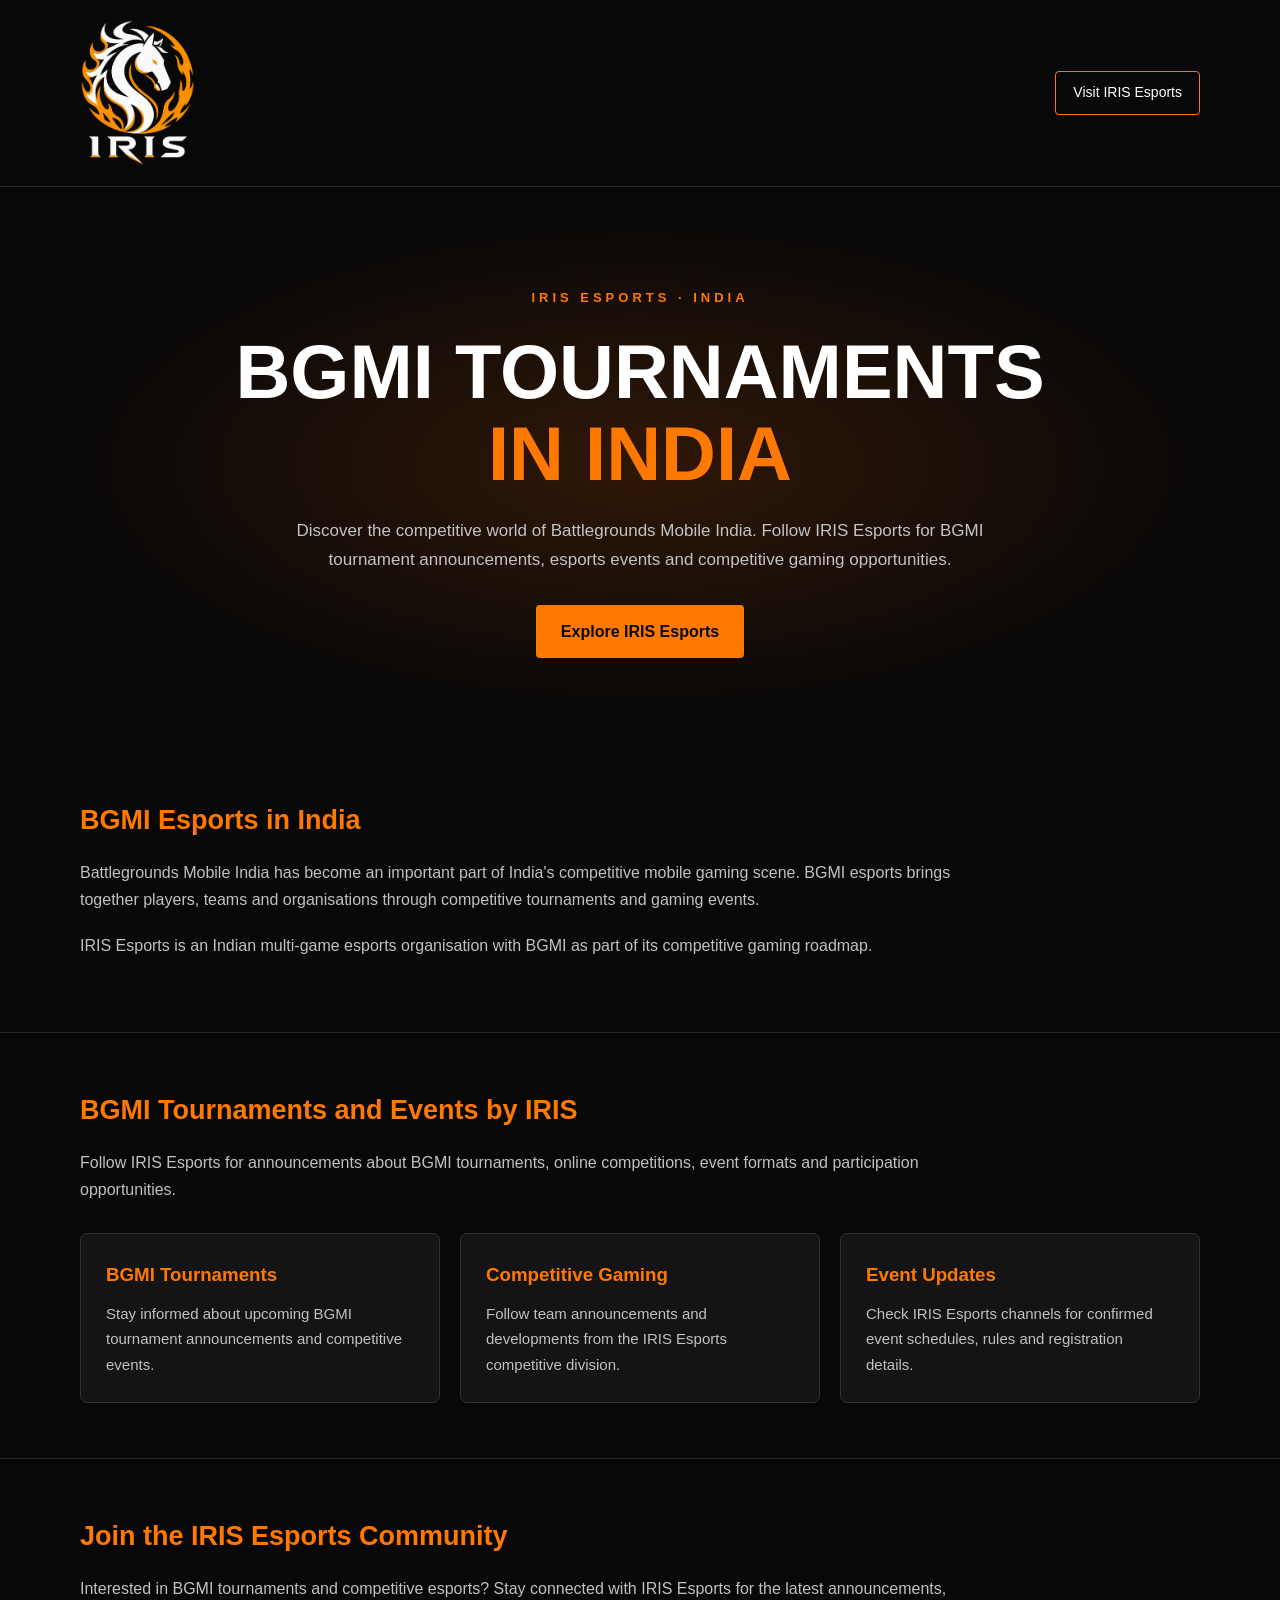
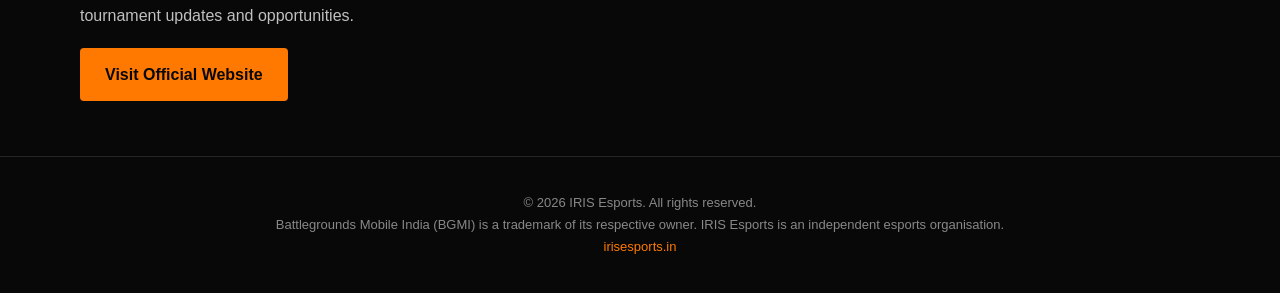
<file: bgmi-tournaments-india/index.html>
<!DOCTYPE html>
<html lang="en-IN">
<head>
  <meta charset="UTF-8">
  <meta name="viewport" content="width=device-width, initial-scale=1">

  <title>BGMI Tournaments in India | IRIS Esports</title>

  <meta name="description" content="Explore BGMI tournaments in India with IRIS Esports. Discover competitive gaming events, tournament announcements and opportunities for BGMI players.">

  <meta name="robots" content="index, follow">

  <link rel="canonical" href="https://irisesports.in/bgmi-tournaments-india/">

  <link rel="icon" href="/IRISFEVICON.png">

  <meta name="theme-color" content="#080808">

  <meta property="og:type" content="website">
  <meta property="og:title" content="BGMI Tournaments in India | IRIS Esports">
  <meta property="og:description" content="Discover BGMI esports tournaments, competitive events and player opportunities with IRIS Esports.">
  <meta property="og:url" content="https://irisesports.in/bgmi-tournaments-india/">
  <meta property="og:image" content="https://irisesports.in/IRISLogoWhiteShade.png">

  <meta name="twitter:card" content="summary">
  <meta name="twitter:title" content="BGMI Tournaments in India | IRIS Esports">
  <meta name="twitter:description" content="Explore BGMI esports tournaments and competitive gaming opportunities with IRIS Esports.">
  <meta name="twitter:image" content="https://irisesports.in/IRISLogoWhiteShade.png">

  <style>
    * {
      box-sizing: border-box;
      margin: 0;
      padding: 0;
    }

    body {
      background: #080808;
      color: #ffffff;
      font-family: Arial, Helvetica, sans-serif;
      line-height: 1.7;
    }

    a {
      color: inherit;
    }

    .container {
      width: min(1120px, 90%);
      margin: auto;
    }

    header {
      border-bottom: 1px solid #292929;
      padding: 20px 0;
    }

    .navigation {
      display: flex;
      justify-content: space-between;
      align-items: center;
      gap: 20px;
    }

    .logo {
      width: 115px;
      height: auto;
      display: block;
    }

    .back-link {
      color: #ffffff;
      text-decoration: none;
      border: 1px solid #ff7900;
      padding: 9px 17px;
      border-radius: 4px;
      font-size: 14px;
    }

    .hero {
      padding: 100px 0 85px;
      text-align: center;
      background:
        radial-gradient(ellipse at center, #301707 0%, #080808 65%);
    }

    .eyebrow {
      color: #ff7900;
      font-weight: bold;
      letter-spacing: 4px;
      font-size: 13px;
      text-transform: uppercase;
    }

    h1 {
      font-size: clamp(38px, 7vw, 76px);
      line-height: 1.08;
      margin: 22px 0;
      text-transform: uppercase;
    }

    h1 span {
      color: #ff7900;
    }

    .hero-description {
      color: #c3c3c3;
      max-width: 720px;
      margin: 0 auto 30px;
      font-size: 17px;
    }

    .button {
      display: inline-block;
      background: #ff7900;
      color: #080808;
      text-decoration: none;
      padding: 13px 25px;
      border-radius: 4px;
      font-weight: bold;
    }

    section.content {
      padding: 55px 0;
      border-bottom: 1px solid #252525;
    }

    h2 {
      color: #ff7900;
      font-size: 27px;
      margin-bottom: 15px;
    }

    .content p {
      color: #c1c1c1;
      max-width: 900px;
      margin-bottom: 18px;
    }

    .info-grid {
      display: grid;
      grid-template-columns: repeat(3, 1fr);
      gap: 20px;
      margin-top: 30px;
    }

    .info-card {
      background: #141414;
      border: 1px solid #303030;
      border-radius: 7px;
      padding: 25px;
    }

    .info-card h3 {
      color: #ff7900;
      margin-bottom: 10px;
    }

    .info-card p {
      margin: 0;
      font-size: 15px;
    }

    footer {
      padding: 35px 0;
      text-align: center;
      color: #888888;
      font-size: 13px;
    }

    footer a {
      color: #ff7900;
      text-decoration: none;
    }

    @media (max-width: 700px) {
      .hero {
        padding: 75px 0 65px;
      }

      .info-grid {
        grid-template-columns: 1fr;
      }

      .navigation {
        flex-wrap: wrap;
      }

      h2 {
        font-size: 23px;
      }
    }
  </style>

  <script type="application/ld+json">
  {
    "@context": "https://schema.org",
    "@type": "WebPage",
    "name": "BGMI Tournaments in India | IRIS Esports",
    "url": "https://irisesports.in/bgmi-tournaments-india/",
    "description": "Explore BGMI tournaments, competitive gaming events and player opportunities with IRIS Esports in India.",
    "publisher": {
      "@type": "Organization",
      "name": "IRIS Esports",
      "url": "https://irisesports.in/"
    }
  }
  </script>
</head>

<body>

  <header>
    <div class="container navigation">
      <a href="/" aria-label="IRIS Esports homepage">
        <img
          class="logo"
          src="/IRISLogoWhiteShade.png"
          alt="IRIS Esports logo">
      </a>

      <a class="back-link" href="/">
        Visit IRIS Esports
      </a>
    </div>
  </header>

  <main>

    <section class="hero">
      <div class="container">

        <div class="eyebrow">IRIS ESPORTS · INDIA</div>

        <h1>
          BGMI Tournaments<br>
          <span>In India</span>
        </h1>

        <p class="hero-description">
          Discover the competitive world of Battlegrounds Mobile India.
          Follow IRIS Esports for BGMI tournament announcements,
          esports events and competitive gaming opportunities.
        </p>

        <a class="button" href="/">
          Explore IRIS Esports
        </a>

      </div>
    </section>

    <section class="content">
      <div class="container">

        <h2>BGMI Esports in India</h2>

        <p>
          Battlegrounds Mobile India has become an important part
          of India's competitive mobile gaming scene. BGMI esports
          brings together players, teams and organisations through
          competitive tournaments and gaming events.
        </p>

        <p>
          IRIS Esports is an Indian multi-game esports organisation
          with BGMI as part of its competitive gaming roadmap.
        </p>

      </div>
    </section>

    <section class="content">
      <div class="container">

        <h2>BGMI Tournaments and Events by IRIS</h2>

        <p>
          Follow IRIS Esports for announcements about BGMI
          tournaments, online competitions, event formats and
          participation opportunities.
        </p>

        <div class="info-grid">

          <article class="info-card">
            <h3>BGMI Tournaments</h3>
            <p>
              Stay informed about upcoming BGMI tournament
              announcements and competitive events.
            </p>
          </article>

          <article class="info-card">
            <h3>Competitive Gaming</h3>
            <p>
              Follow team announcements and developments
              from the IRIS Esports competitive division.
            </p>
          </article>

          <article class="info-card">
            <h3>Event Updates</h3>
            <p>
              Check IRIS Esports channels for confirmed
              event schedules, rules and registration details.
            </p>
          </article>

        </div>

      </div>
    </section>

    <section class="content">
      <div class="container">

        <h2>Join the IRIS Esports Community</h2>

        <p>
          Interested in BGMI tournaments and competitive esports?
          Stay connected with IRIS Esports for the latest
          announcements, tournament updates and opportunities.
        </p>

        <a class="button" href="/">
          Visit Official Website
        </a>

      </div>
    </section>

  </main>

  <footer>
    <div class="container">
      <p>© 2026 IRIS Esports. All rights reserved.</p>
      <p>
        Battlegrounds Mobile India (BGMI) is a trademark
        of its respective owner. IRIS Esports is an
        independent esports organisation.
      </p>
      <p><a href="/">irisesports.in</a></p>
    </div>
  </footer>

</body>
</html>
</file>
